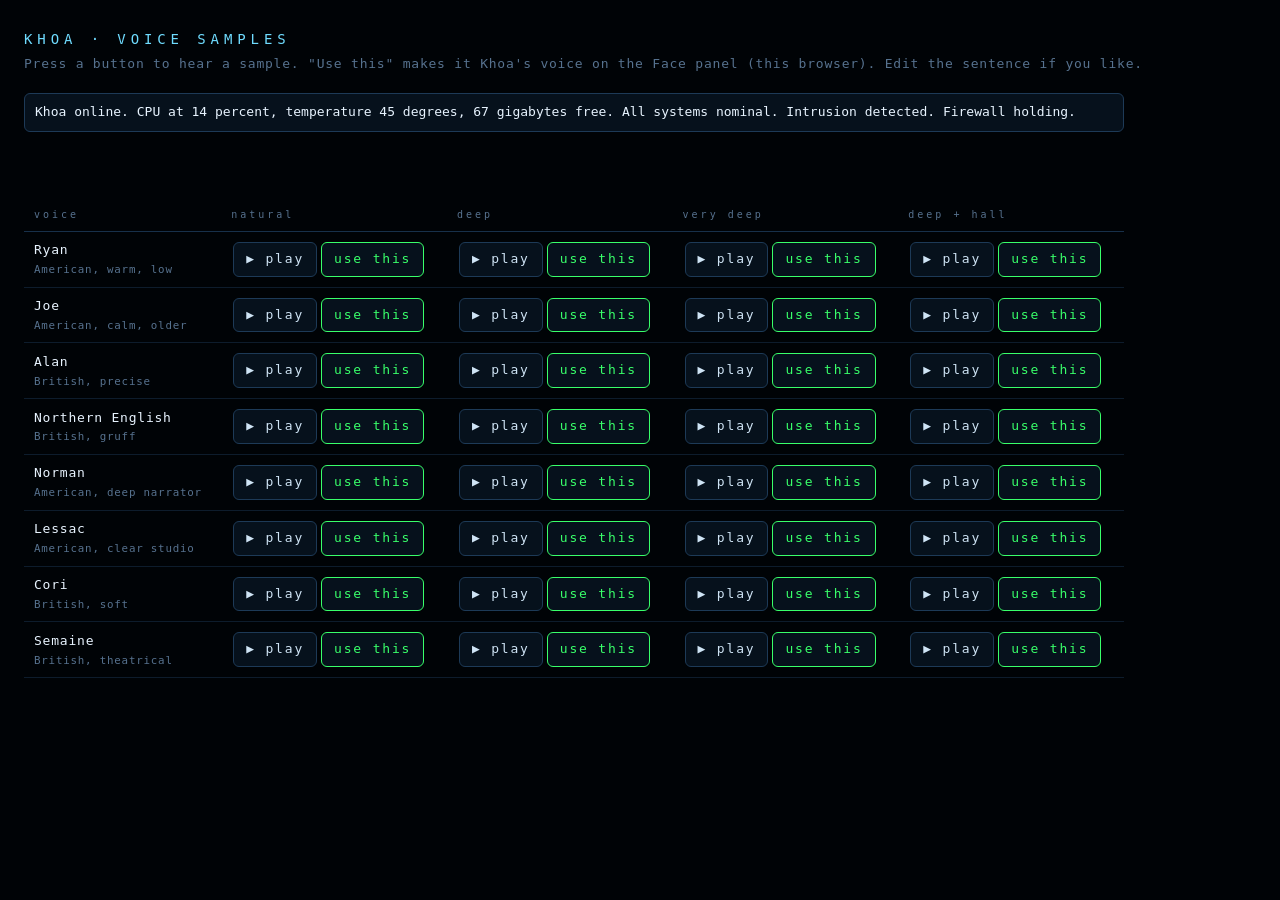
<file: voices.html>
<!doctype html><html><head><meta charset="utf-8"><meta name="viewport" content="width=device-width,initial-scale=1"><title>Khoa - voice samples</title>
<style>
body{margin:0;background:#000306;color:#d6eeff;font:13px/1.6 "IBM Plex Mono",ui-monospace,monospace;letter-spacing:.06em;padding:28px 24px}
h1{font-size:14px;letter-spacing:.35em;color:#6fdcff;font-weight:400;margin:0 0 4px} p{color:#56728f;margin:0 0 18px}
table{border-collapse:collapse;width:100%;max-width:1100px} th{font-size:10px;letter-spacing:.3em;color:#56728f;font-weight:400;text-align:left;padding:8px 10px;border-bottom:1px solid #17304a}
td{padding:8px 10px;border-bottom:1px solid #0d1c2c;vertical-align:middle} td b{font-weight:400;color:#e8f4ff} td small{color:#56728f;display:block}
button{background:#06111c;border:1px solid #1d3a57;color:#cfe4f5;font:inherit;letter-spacing:.14em;padding:6px 12px;border-radius:6px;cursor:pointer;margin:2px}
button:hover{background:#0f2238} button.on{border-color:#6fdcff;color:#6fdcff;box-shadow:0 0 12px #6fdcff55} button.pick{border-color:#39ff6a;color:#39ff6a}
#now{margin:16px 0;color:#ffb347;min-height:1.6em} #line{width:100%;max-width:1100px;box-sizing:border-box;background:#06111c;border:1px solid #1d3a57;color:#e8f4ff;font:inherit;padding:8px 10px;border-radius:6px;margin-bottom:14px}
</style></head><body>
<h1>KHOA &middot; VOICE SAMPLES</h1><p>Press a button to hear a sample. "Use this" makes it Khoa's voice on the Face panel (this browser). Edit the sentence if you like.</p>
<input id="line" value="Khoa online. CPU at 14 percent, temperature 45 degrees, 67 gigabytes free. All systems nominal. Intrusion detected. Firewall holding.">
<div id="now"></div>
<table><thead><tr><th>voice</th><th>natural</th><th>deep</th><th>very deep</th><th>deep + hall</th></tr></thead><tbody id="rows"></tbody></table>
<script>
const V=[['ryan','Ryan','American, warm, low'],['joe','Joe','American, calm, older'],['alan','Alan','British, precise'],['northern_english_male','Northern English','British, gruff'],['norman','Norman','American, deep narrator'],['lessac','Lessac','American, clear studio'],['cori','Cori','British, soft'],['semaine','Semaine','British, theatrical']];
const P=[['natural',1.0,0],['deep',0.88,0],['very deep',0.80,0],['deep + hall',0.88,1]];
let AC=null, cur=null, curBtn=null; const ac=()=>{ AC=AC||new (window.AudioContext||window.webkitAudioContext)(); if(AC.state==='suspended') AC.resume(); return AC; };
function impulse(c,sec,decay){ const n=c.sampleRate*sec, b=c.createBuffer(2,n,c.sampleRate); for(let ch=0;ch<2;ch++){ const d=b.getChannelData(ch); for(let i=0;i<n;i++) d[i]=(Math.random()*2-1)*Math.pow(1-i/n,decay); } return b; }
async function play(v,rate,hall,btn){ const c=ac(); if(cur){ try{cur.pause();}catch(e){} } if(curBtn) curBtn.classList.remove('on'); curBtn=btn; btn.classList.add('on');
  document.getElementById('now').textContent='loading '+v+' ...';
  const r=await fetch('/khoa/say?text='+encodeURIComponent(document.getElementById('line').value)+'&v='+v); if(!r.ok){ document.getElementById('now').textContent='no such voice on the server: '+v; btn.classList.remove('on'); return; }
  const a=new Audio(URL.createObjectURL(await r.blob())); cur=a; a.playbackRate=rate; try{ a.preservesPitch=false; }catch(e){}
  const s=c.createMediaElementSource(a); const lo=c.createBiquadFilter(); lo.type='lowshelf'; lo.frequency.value=180; lo.gain.value=rate<1?5:2; const pr=c.createBiquadFilter(); pr.type='peaking'; pr.frequency.value=2600; pr.Q.value=0.9; pr.gain.value=3;
  const cp=c.createDynamicsCompressor(); cp.threshold.value=-22; cp.knee.value=12; cp.ratio.value=3; cp.attack.value=0.005; cp.release.value=0.2; const g=c.createGain(); g.gain.value=1.25;
  s.connect(lo); lo.connect(pr); pr.connect(cp); cp.connect(g); g.connect(c.destination);
  if(hall){ const cv=c.createConvolver(); cv.buffer=impulse(c,1.6,3.5); const wet=c.createGain(); wet.gain.value=0.28; g.connect(cv); cv.connect(wet); wet.connect(c.destination); }
  document.getElementById('now').textContent='playing: '+v+' / '+(rate===1?'natural':rate===0.88?'deep':'very deep')+(hall?' + hall':''); a.onended=()=>{ btn.classList.remove('on'); document.getElementById('now').textContent=''; }; a.play(); }
function pick(v,rate,hall){ localStorage.setItem('fbSrvVoice',v); localStorage.setItem('fbVoiceDeep',String(rate)); localStorage.setItem('fbVoiceHall',hall?'1':'0'); document.querySelectorAll('button.pick').forEach(b=>b.textContent='use this'); event.target.textContent='chosen'; document.getElementById('now').textContent='Khoa will use '+v+' ('+(rate===1?'natural':rate===0.88?'deep':'very deep')+(hall?' + hall':'')+'). Reload the Face panel.'; }
const tb=document.getElementById('rows'); for(const [id,name,desc] of V){ const tr=document.createElement('tr'); let h='<td><b>'+name+'</b><small>'+desc+'</small></td>'; for(const [pn,rate,hall] of P){ h+='<td><button onclick="play(\''+id+'\','+rate+','+hall+',this)">&#9654; play</button><button class="pick" onclick="pick(\''+id+'\','+rate+','+hall+')">use this</button></td>'; } tr.innerHTML=h; tb.appendChild(tr); }
</script></body></html>
</file>
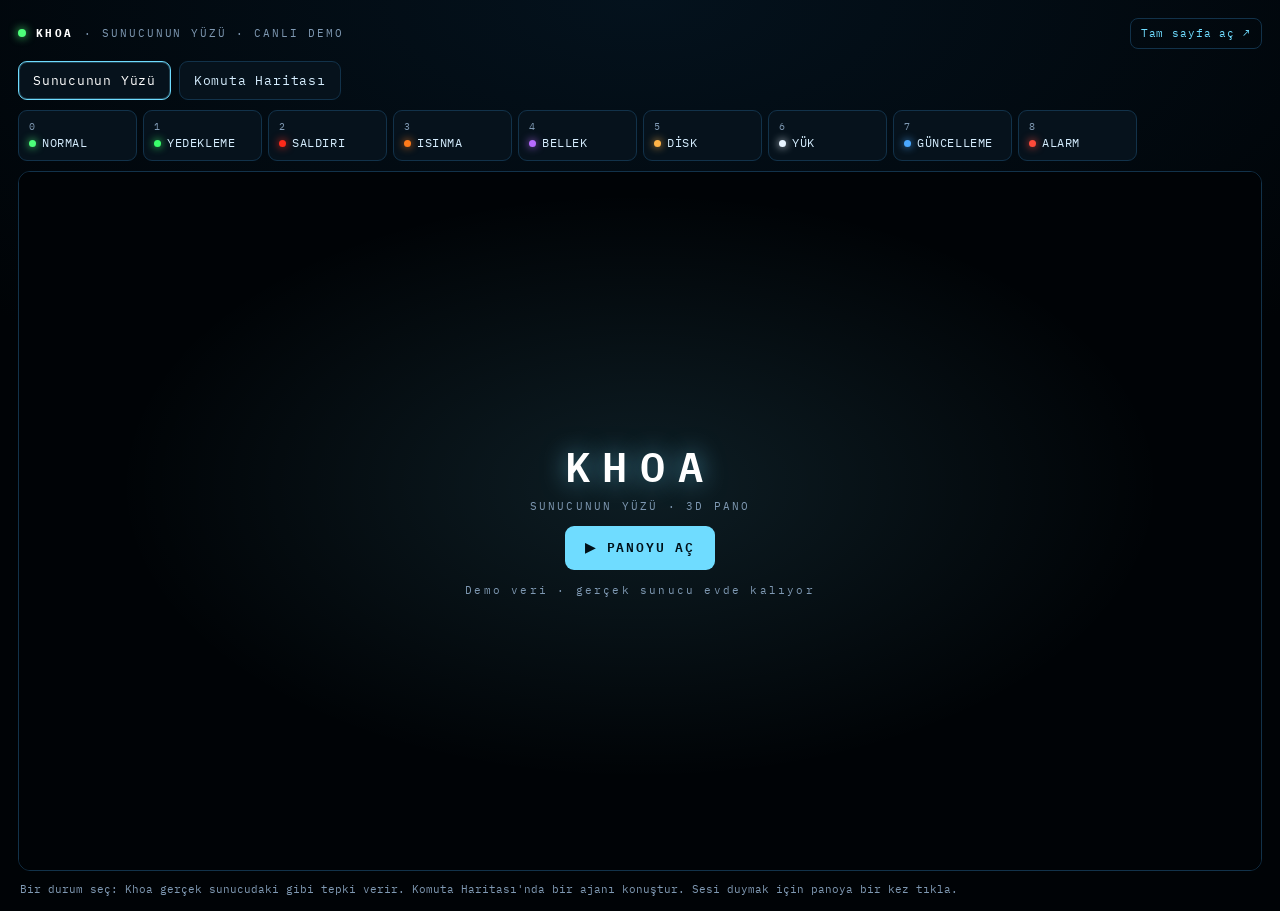
<file: docs/lesson-html-block.html>
<!DOCTYPE html>
<html lang="tr">
<head>
<meta charset="utf-8">
<meta name="viewport" content="width=device-width, initial-scale=1">
<title>Khoa · Canlı Demo</title>
<link rel="stylesheet" href="https://fonts.googleapis.com/css2?family=IBM+Plex+Mono:wght@400;600&display=swap">
<style>
:root{--bg:#000306;--ink:#d6eeff;--dim:#7f99b3;--cy:#6fdcff;--line:#12324a}
*{box-sizing:border-box}
html,body{margin:0;background:var(--bg);color:var(--ink);font:13px/1.5 "IBM Plex Mono",ui-monospace,monospace}
.k{padding:18px 18px 14px;background:radial-gradient(120% 80% at 50% 0,#04121d 0,var(--bg) 60%)}
.top{display:flex;align-items:center;gap:10px;flex-wrap:wrap;margin-bottom:12px;letter-spacing:.18em;font-size:11px;color:var(--dim)}
.top b{color:#fff;letter-spacing:.22em}
.dot{width:8px;height:8px;border-radius:50%;background:#4dff7a;box-shadow:0 0 10px #4dff7a}
.top a{margin-left:auto;color:var(--cy);text-decoration:none;border:1px solid var(--line);border-radius:8px;padding:6px 10px;letter-spacing:.08em}
.top a:hover{border-color:var(--cy)}
.tabs{display:flex;gap:8px;margin-bottom:10px;flex-wrap:wrap}
button{font:inherit;color:var(--ink);background:#06121c;border:1px solid var(--line);border-radius:9px;cursor:pointer}
.tabs button{padding:9px 14px;letter-spacing:.06em}
.tabs button.on{border-color:var(--cy);color:#fff;box-shadow:0 0 0 1px rgba(111,220,255,.25) inset}
.btns{display:grid;grid-template-columns:repeat(auto-fill,minmax(112px,1fr));gap:6px;margin-bottom:10px}
.btns[hidden]{display:none}
.btns button{padding:8px 10px;text-align:left;font-size:12px;text-transform:uppercase;letter-spacing:.05em}
.btns button small{display:block;color:var(--dim);font-size:10px}
.btns button i{display:inline-block;width:7px;height:7px;border-radius:50%;margin-right:6px;background:var(--c,#6fdcff);box-shadow:0 0 8px var(--c,#6fdcff)}
.btns button.on{border-color:var(--c,#6fdcff);color:#fff}
.stage{position:relative;width:100%;aspect-ratio:16/9;min-height:360px;border:1px solid var(--line);border-radius:12px;overflow:hidden;background:#000}
.stage iframe{position:absolute;inset:0;width:100%;height:100%;border:0;display:block}
.cover{position:absolute;inset:0;display:flex;flex-direction:column;align-items:center;justify-content:center;gap:12px;text-align:center;padding:20px;background:radial-gradient(60% 60% at 50% 45%,rgba(111,220,255,.12),transparent 70%),#000306}
.cover h2{margin:0;font:600 42px/1 "IBM Plex Mono",monospace;letter-spacing:.3em;color:#fff;text-shadow:0 0 24px rgba(111,220,255,.6)}
.cover p{margin:0;color:var(--dim);letter-spacing:.2em;font-size:11px}
.cover button{padding:12px 20px;background:var(--cy);color:#001018;border:0;font-weight:600;letter-spacing:.14em}
body.on .cover{display:none}
.hint{margin:10px 2px 0;color:var(--dim);font-size:11px}
@media (max-width:600px){.k{padding:12px}.stage{aspect-ratio:3/4;min-height:420px}.cover h2{font-size:30px}.top a{margin-left:0}}
</style>
</head>
<body>
<div class="k">
  <div class="top"><span class="dot"></span><b>KHOA</b> · SUNUCUNUN YÜZÜ · CANLI DEMO
    <a href="https://khoa.fbserver.net/tr/" target="_blank" rel="noopener">Tam sayfa aç ↗</a></div>
  <div class="tabs" role="tablist">
    <button type="button" class="on" data-p="face">Sunucunun Yüzü</button>
    <button type="button" data-p="map">Komuta Haritası</button>
  </div>
  <div class="btns" data-g="face">
    <button type="button" data-sit="normal" style="--c:#4dff7a"><small>0</small><i></i>normal</button>
    <button type="button" data-sit="backup" style="--c:#39ff6a"><small>1</small><i></i>yedekleme</button>
    <button type="button" data-sit="intrusion" style="--c:#ff2a1a"><small>2</small><i></i>saldırı</button>
    <button type="button" data-sit="heat" style="--c:#ff7a1a"><small>3</small><i></i>ısınma</button>
    <button type="button" data-sit="memory" style="--c:#b86bff"><small>4</small><i></i>bellek</button>
    <button type="button" data-sit="ssd" style="--c:#ffb347"><small>5</small><i></i>disk</button>
    <button type="button" data-sit="load" style="--c:#e8f4ff"><small>6</small><i></i>yük</button>
    <button type="button" data-sit="update" style="--c:#4aa8ff"><small>7</small><i></i>güncelleme</button>
    <button type="button" data-sit="alarm" style="--c:#ff4a3a"><small>8</small><i></i>alarm</button>
  </div>
  <div class="btns" data-g="map" hidden>
    <button type="button" data-talk="serra"><small>KONUŞ</small><i></i>Serra</button>
    <button type="button" data-talk="watchman"><small>KONUŞ</small><i></i>Watchman</button>
    <button type="button" data-talk="locke"><small>KONUŞ</small><i></i>Locke</button>
    <button type="button" data-talk="corren"><small>KONUŞ</small><i></i>Corren</button>
    <button type="button" data-talk="quill"><small>KONUŞ</small><i></i>Quill</button>
    <button type="button" data-talk="dusk"><small>KONUŞ</small><i></i>Dusk</button>
    <button type="button" data-talk="relay"><small>KONUŞ</small><i></i>Relay</button>
    <button type="button" data-talk="mason"><small>KONUŞ</small><i></i>Mason</button>
  </div>
  <div class="stage">
    <iframe id="kf" title="Khoa · Sunucunun Yüzü" allow="autoplay"></iframe>
    <div class="cover"><h2>KHOA</h2><p>SUNUCUNUN YÜZÜ · 3D PANO</p><button type="button" id="go">▶ PANOYU AÇ</button><p>Demo veri · gerçek sunucu evde kalıyor</p></div>
  </div>
  <p class="hint">Bir durum seç: Khoa gerçek sunucudaki gibi tepki verir. Komuta Haritası'nda bir ajanı konuştur. Sesi duymak için panoya bir kez tıkla.</p>
</div>
<script>
(function(){
  var APP='https://khoa.fbserver.net/wp-content/plugins/fb-khoa/app/', Q='?embed=full&lang=tr&v=1.2.1';
  var f=document.getElementById('kf'), panel='face';
  function send(m){ m.khoa=1; try{ f.contentWindow.postMessage(m,'*'); }catch(e){} }
  function load(then){
    var want=APP+(panel==='map'?'map-web.html':'khoa-web.html')+Q;
    if(f.getAttribute('src')!==want){
      f.setAttribute('src',want); document.body.classList.add('on');
      if(then) f.addEventListener('load',function(){ setTimeout(then,1400); },{once:true});
    } else if(then) then();
  }
  function setPanel(p){
    panel=p;
    document.querySelectorAll('.tabs button').forEach(function(b){ b.classList.toggle('on',b.getAttribute('data-p')===p); });
    document.querySelectorAll('[data-g]').forEach(function(g){ g.hidden=g.getAttribute('data-g')!==p; });
  }
  document.addEventListener('click',function(e){
    var b=e.target.closest('button'); if(!b) return;
    if(b.id==='go'){ load(); return; }
    if(b.hasAttribute('data-p')){ setPanel(b.getAttribute('data-p')); if(document.body.classList.contains('on')) load(); return; }
    if(b.hasAttribute('data-sit')){
      var s=b.getAttribute('data-sit');
      document.querySelectorAll('[data-sit]').forEach(function(x){ x.classList.toggle('on',x===b); });
      setPanel('face'); load(function(){ send({cmd:'sit',name:s}); }); return;
    }
    if(b.hasAttribute('data-talk')){
      var n=b.getAttribute('data-talk');
      document.querySelectorAll('[data-talk]').forEach(function(x){ x.classList.toggle('on',x===b); });
      setPanel('map'); load(function(){ send({cmd:'talk',name:n}); setTimeout(function(){ send({cmd:'talk',name:''}); },7000); });
    }
  });
  if('IntersectionObserver' in window){
    new IntersectionObserver(function(en){ en.forEach(function(x){ send({cmd:'pause',on:!x.isIntersecting}); }); },{threshold:0.05}).observe(f);
  }
})();
</script>
</body>
</html>
</file>
